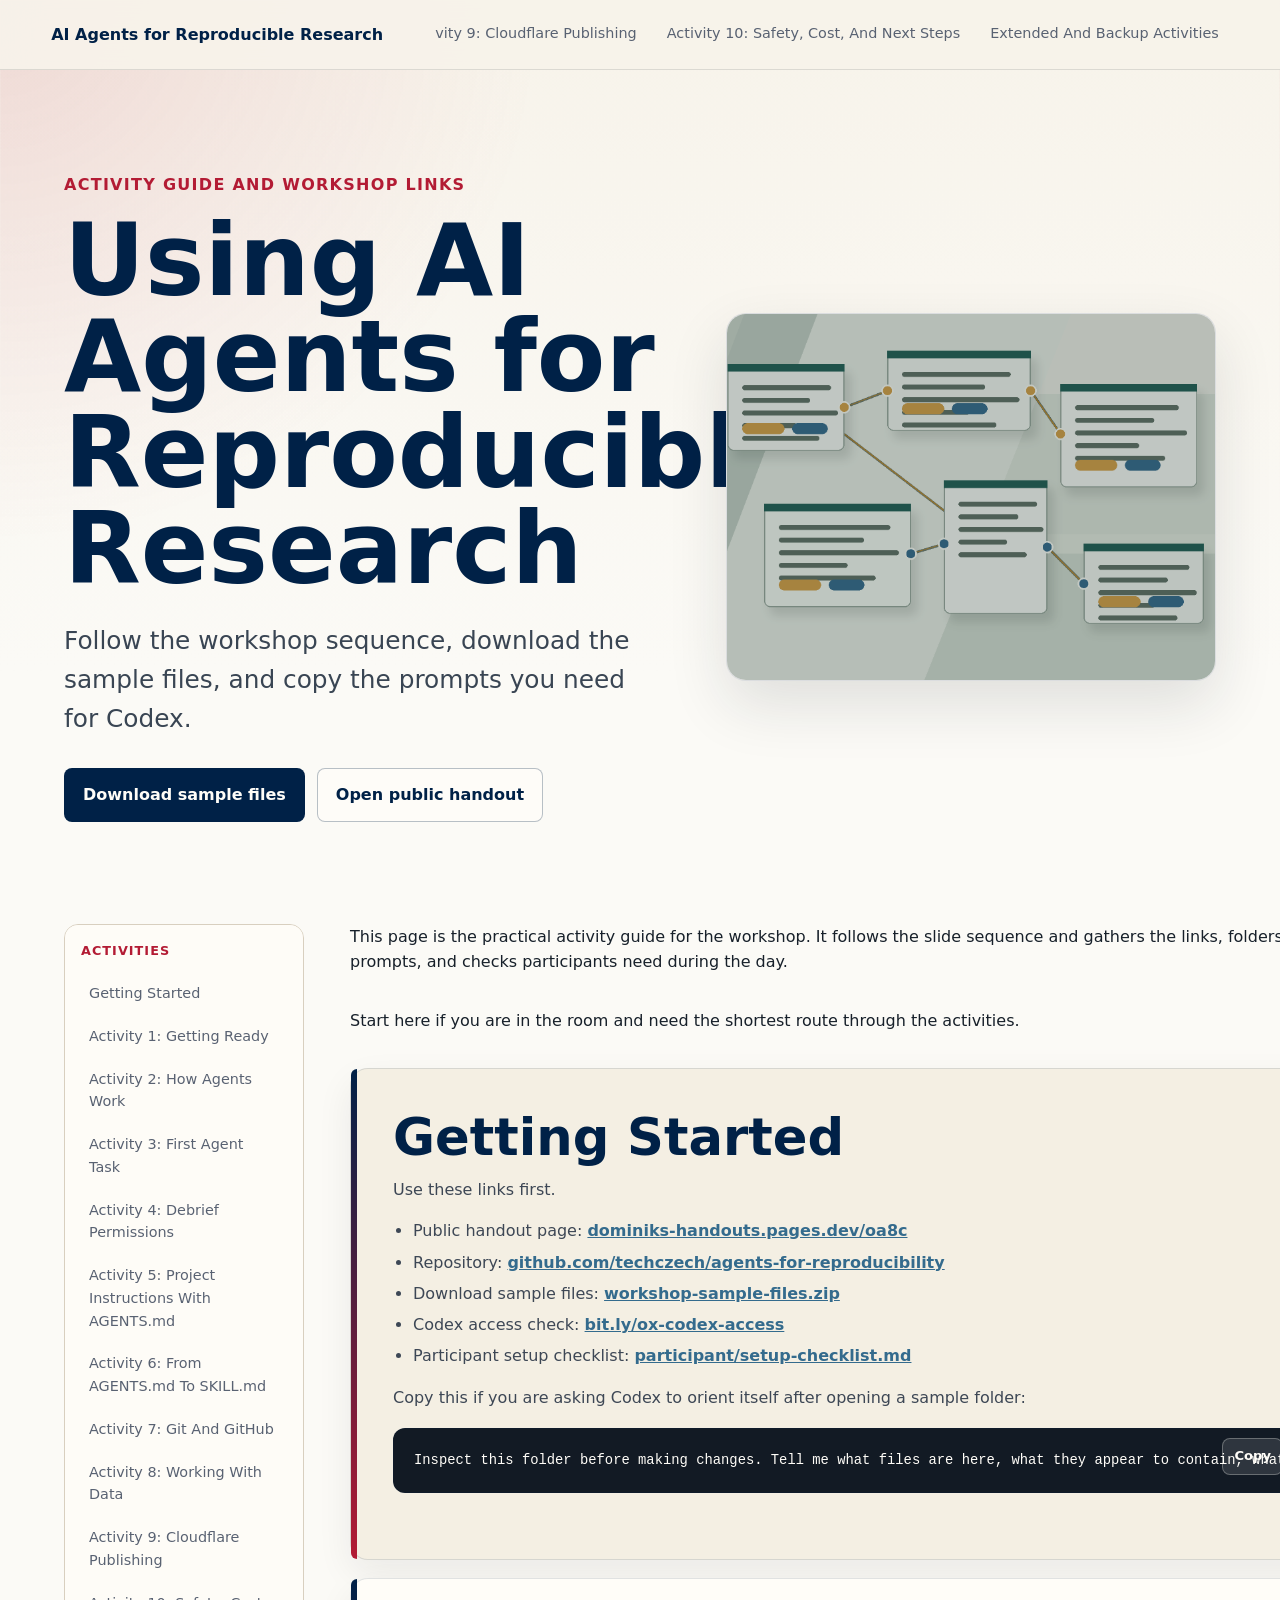
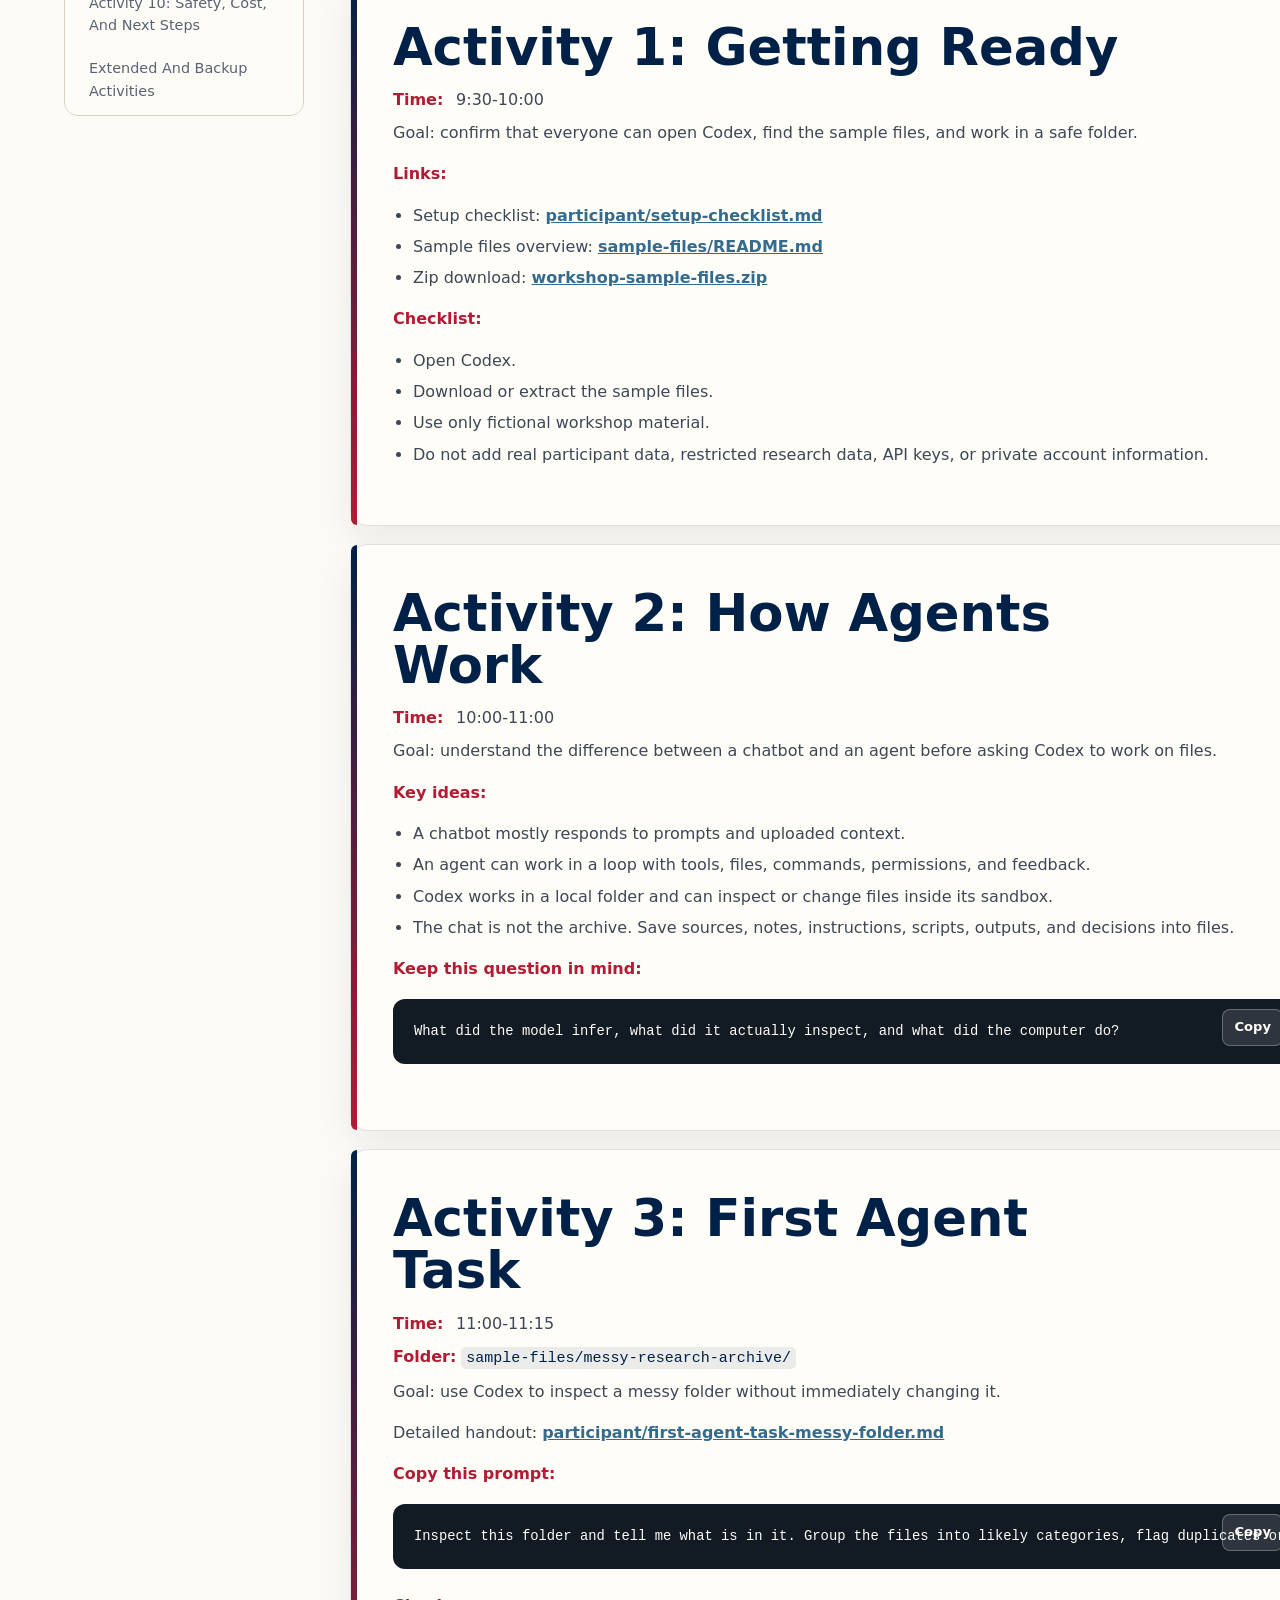
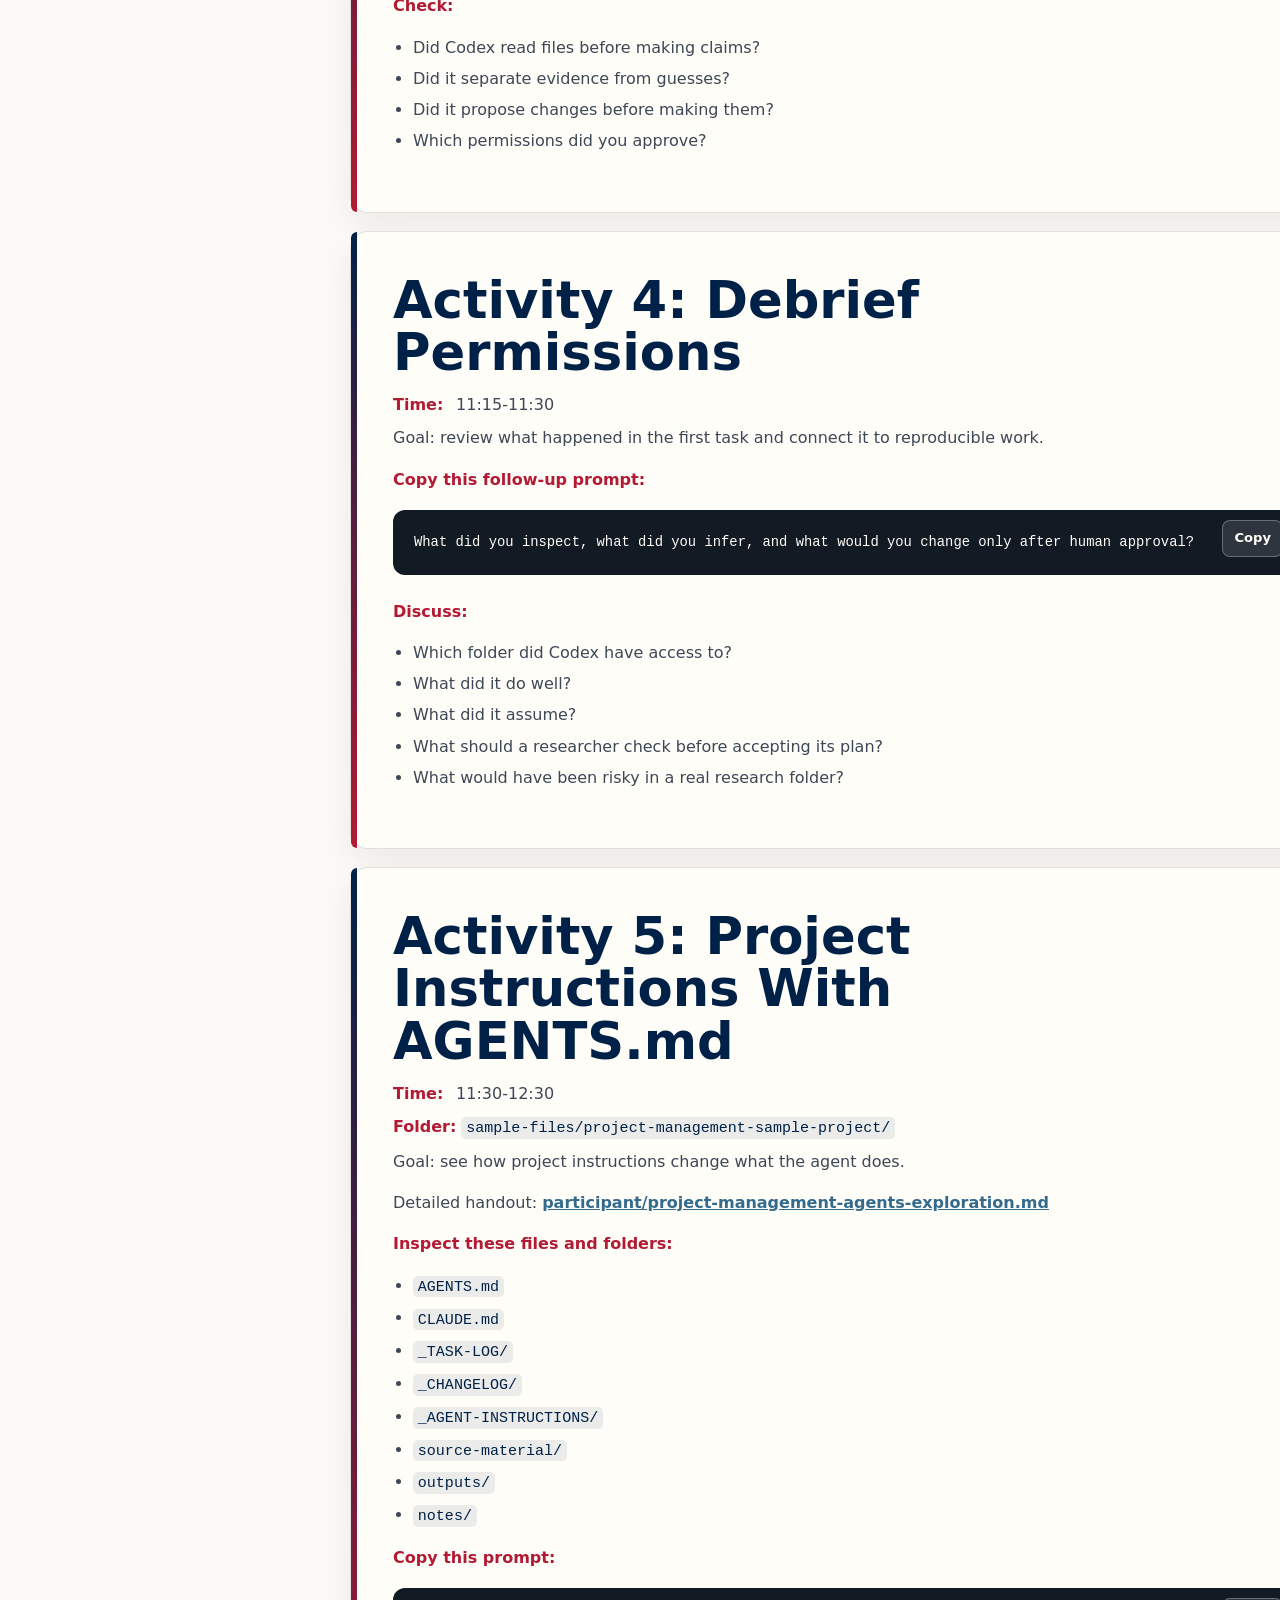
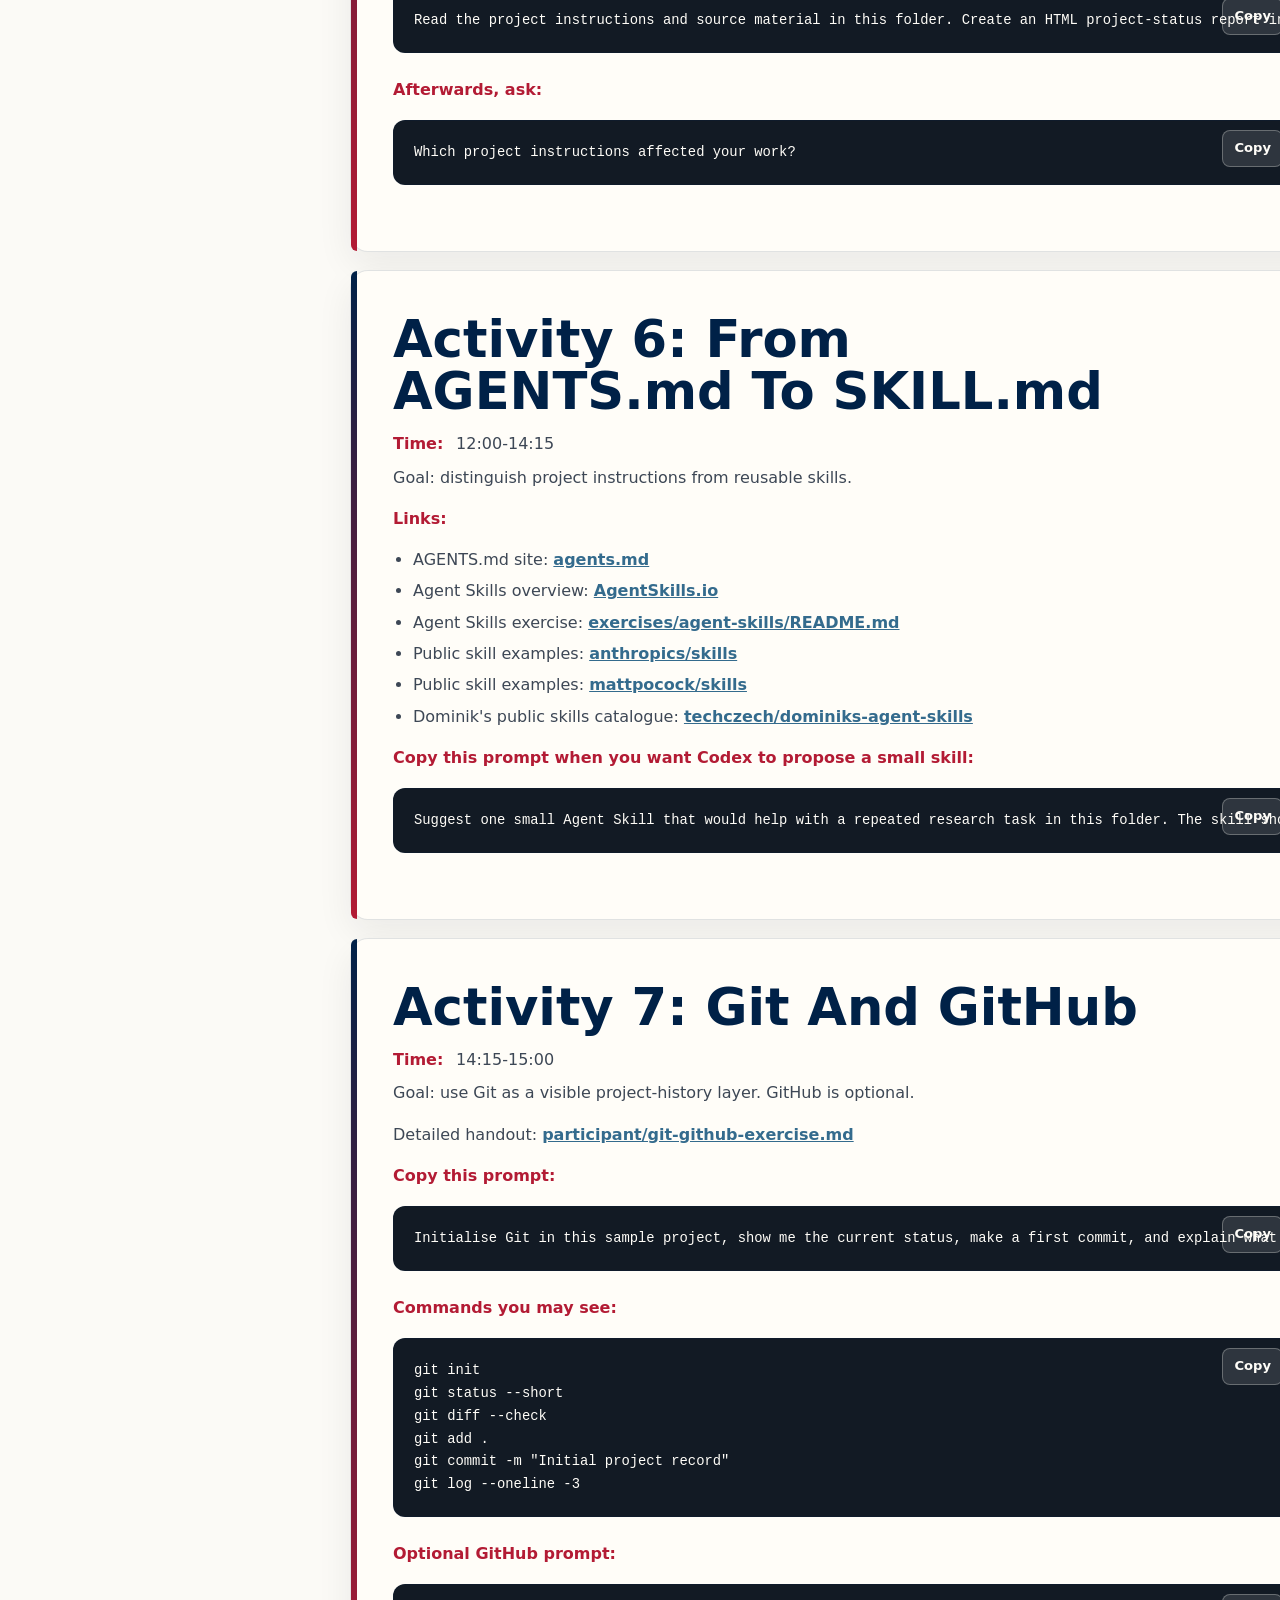
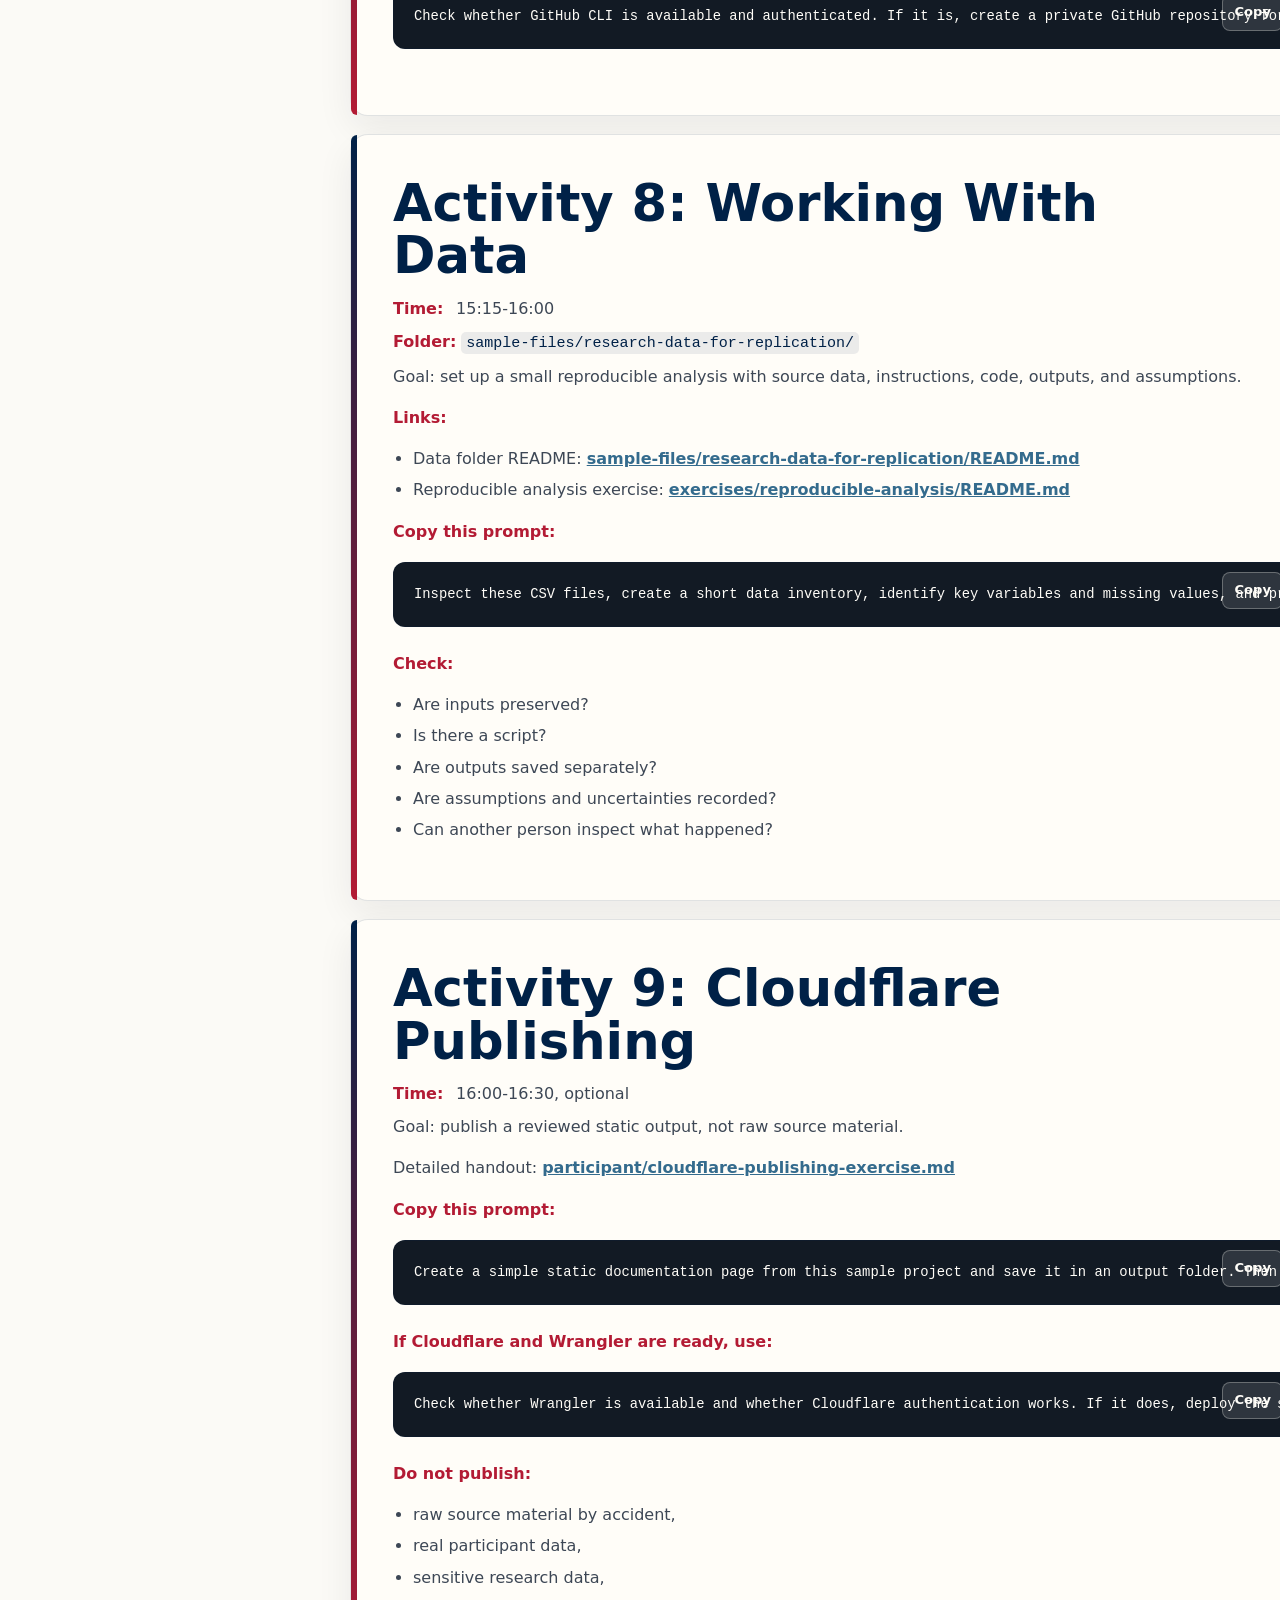
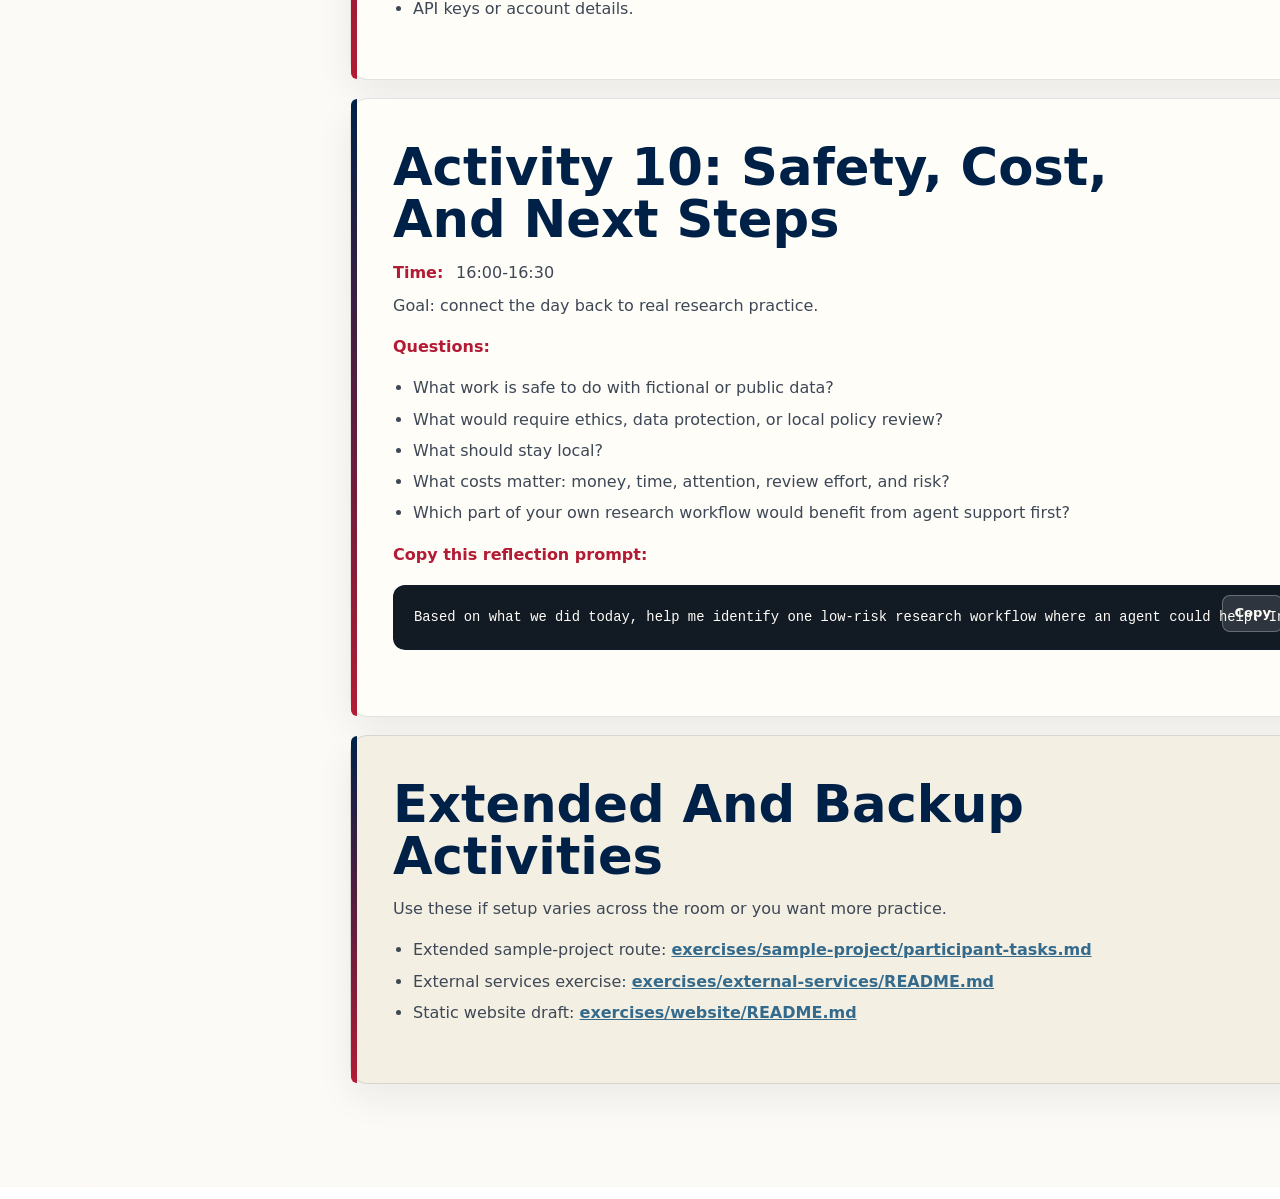
<file: docs/index.html>
<!doctype html>
<html lang="en-GB">
  <head>
    <meta charset="utf-8">
    <meta name="viewport" content="width=device-width, initial-scale=1">
    <title>Using AI Agents for Reproducible Research</title>
    <meta name="description" content="Activity guide for Using AI Agents for Reproducible Research.">
    <link rel="stylesheet" href="styles.css">
    <link rel="icon" href="data:image/svg+xml,%3Csvg xmlns='http://www.w3.org/2000/svg' viewBox='0 0 64 64'%3E%3Crect width='64' height='64' rx='14' fill='%23002047'/%3E%3Cpath d='M16 19h32v26H16z' fill='%23fffaf0'/%3E%3Cpath d='M22 27h20M22 34h14' stroke='%23002047' stroke-width='4' stroke-linecap='round'/%3E%3Ccircle cx='47' cy='45' r='7' fill='%23b31b34'/%3E%3C/svg%3E">
  </head>
  <body>
    <header class="site-header">
      <a class="brand" href="#top">AI Agents for Reproducible Research</a>
      <nav aria-label="Activity navigation">
        <a href="#getting-started">Getting Started</a>
<a href="#activity-1-getting-ready">Activity 1: Getting Ready</a>
<a href="#activity-2-how-agents-work">Activity 2: How Agents Work</a>
<a href="#activity-3-first-agent-task">Activity 3: First Agent Task</a>
<a href="#activity-4-debrief-permissions">Activity 4: Debrief Permissions</a>
<a href="#activity-5-project-instructions-with-agents-md">Activity 5: Project Instructions With AGENTS.md</a>
<a href="#activity-6-from-agents-md-to-skill-md">Activity 6: From AGENTS.md To SKILL.md</a>
<a href="#activity-7-git-and-github">Activity 7: Git And GitHub</a>
<a href="#activity-8-working-with-data">Activity 8: Working With Data</a>
<a href="#activity-9-cloudflare-publishing">Activity 9: Cloudflare Publishing</a>
<a href="#activity-10-safety-cost-and-next-steps">Activity 10: Safety, Cost, And Next Steps</a>
<a href="#extended-and-backup-activities">Extended And Backup Activities</a>
      </nav>
    </header>
    <main id="top">
      <section class="hero">
        <div class="hero-copy">
          <p class="deck-source">Activity guide and workshop links</p>
          <h1>Using AI Agents for Reproducible Research</h1>
          <p>Follow the workshop sequence, download the sample files, and copy the prompts you need for Codex.</p>
          <div class="hero-actions">
            <a class="button primary" href="https://github.com/techczech/agents-for-reproducibility/raw/main/workshop-sample-files.zip">Download sample files</a>
            <a class="button secondary" href="https://dominiks-handouts.pages.dev/oa8c">Open public handout</a>
          </div>
        </div>
        <figure class="hero-visual">
          <img src="assets/research-workflow.png" alt="Illustration of a research workflow with files and outputs.">
        </figure>
      </section>
      <section class="guide-shell">
        <aside class="side-nav" aria-label="Page sections">
          <p>Activities</p>
          <a href="#getting-started">Getting Started</a>
<a href="#activity-1-getting-ready">Activity 1: Getting Ready</a>
<a href="#activity-2-how-agents-work">Activity 2: How Agents Work</a>
<a href="#activity-3-first-agent-task">Activity 3: First Agent Task</a>
<a href="#activity-4-debrief-permissions">Activity 4: Debrief Permissions</a>
<a href="#activity-5-project-instructions-with-agents-md">Activity 5: Project Instructions With AGENTS.md</a>
<a href="#activity-6-from-agents-md-to-skill-md">Activity 6: From AGENTS.md To SKILL.md</a>
<a href="#activity-7-git-and-github">Activity 7: Git And GitHub</a>
<a href="#activity-8-working-with-data">Activity 8: Working With Data</a>
<a href="#activity-9-cloudflare-publishing">Activity 9: Cloudflare Publishing</a>
<a href="#activity-10-safety-cost-and-next-steps">Activity 10: Safety, Cost, And Next Steps</a>
<a href="#extended-and-backup-activities">Extended And Backup Activities</a>
        </aside>
        <div class="activity-flow">
          <p>This page is the practical activity guide for the workshop. It follows the slide sequence and gathers the links, folders, prompts, and checks participants need during the day.</p>
<p>Start here if you are in the room and need the shortest route through the activities.</p>
<section id="getting-started" class="activity-card resource-card">
<h2>Getting Started</h2>
<p>Use these links first.</p>
<ul>
<li>Public handout page: <a href="https://dominiks-handouts.pages.dev/oa8c">dominiks-handouts.pages.dev/oa8c</a></li>
<li>Repository: <a href="https://github.com/techczech/agents-for-reproducibility">github.com/techczech/agents-for-reproducibility</a></li>
<li>Download sample files: <a href="https://github.com/techczech/agents-for-reproducibility/raw/main/workshop-sample-files.zip">workshop-sample-files.zip</a></li>
<li>Codex access check: <a href="https://bit.ly/ox-codex-access">bit.ly/ox-codex-access</a></li>
<li>Participant setup checklist: <a href="https://github.com/techczech/agents-for-reproducibility/blob/main/participant/setup-checklist.md">participant/setup-checklist.md</a></li>
</ul>
<p>Copy this if you are asking Codex to orient itself after opening a sample folder:</p>
<div class="copy-block">
<button type="button" class="copy-button">Copy</button>
<pre><code class="language-text">Inspect this folder before making changes. Tell me what files are here, what they appear to contain, what you should not edit, and what you recommend doing first.</code></pre>
</div>
</section>
<section id="activity-1-getting-ready" class="activity-card">
<h2>Activity 1: Getting Ready</h2>
<p class="meta-line"><strong>Time:</strong> 9:30-10:00</p>
<p>Goal: confirm that everyone can open Codex, find the sample files, and work in a safe folder.</p>
<p class="meta-line"><strong>Links:</strong></p>
<ul>
<li>Setup checklist: <a href="https://github.com/techczech/agents-for-reproducibility/blob/main/participant/setup-checklist.md">participant/setup-checklist.md</a></li>
<li>Sample files overview: <a href="https://github.com/techczech/agents-for-reproducibility/blob/main/sample-files/README.md">sample-files/README.md</a></li>
<li>Zip download: <a href="https://github.com/techczech/agents-for-reproducibility/raw/main/workshop-sample-files.zip">workshop-sample-files.zip</a></li>
</ul>
<p class="meta-line"><strong>Checklist:</strong></p>
<ul>
<li>Open Codex.</li>
<li>Download or extract the sample files.</li>
<li>Use only fictional workshop material.</li>
<li>Do not add real participant data, restricted research data, API keys, or private account information.</li>
</ul>
</section>
<section id="activity-2-how-agents-work" class="activity-card">
<h2>Activity 2: How Agents Work</h2>
<p class="meta-line"><strong>Time:</strong> 10:00-11:00</p>
<p>Goal: understand the difference between a chatbot and an agent before asking Codex to work on files.</p>
<p class="meta-line"><strong>Key ideas:</strong></p>
<ul>
<li>A chatbot mostly responds to prompts and uploaded context.</li>
<li>An agent can work in a loop with tools, files, commands, permissions, and feedback.</li>
<li>Codex works in a local folder and can inspect or change files inside its sandbox.</li>
<li>The chat is not the archive. Save sources, notes, instructions, scripts, outputs, and decisions into files.</li>
</ul>
<p class="meta-line"><strong>Keep this question in mind:</strong></p>
<div class="copy-block">
<button type="button" class="copy-button">Copy</button>
<pre><code class="language-text">What did the model infer, what did it actually inspect, and what did the computer do?</code></pre>
</div>
</section>
<section id="activity-3-first-agent-task" class="activity-card">
<h2>Activity 3: First Agent Task</h2>
<p class="meta-line"><strong>Time:</strong> 11:00-11:15</p>
<p class="meta-line"><strong>Folder:</strong> <code>sample-files/messy-research-archive/</code></p>
<p>Goal: use Codex to inspect a messy folder without immediately changing it.</p>
<p>Detailed handout: <a href="https://github.com/techczech/agents-for-reproducibility/blob/main/participant/first-agent-task-messy-folder.md">participant/first-agent-task-messy-folder.md</a></p>
<p class="meta-line"><strong>Copy this prompt:</strong></p>
<div class="copy-block">
<button type="button" class="copy-button">Copy</button>
<pre><code class="language-text">Inspect this folder and tell me what is in it. Group the files into likely categories, flag duplicates or confusing names, and suggest a safer folder structure. Do not move, rename, or edit files yet.</code></pre>
</div>
<p class="meta-line"><strong>Check:</strong></p>
<ul>
<li>Did Codex read files before making claims?</li>
<li>Did it separate evidence from guesses?</li>
<li>Did it propose changes before making them?</li>
<li>Which permissions did you approve?</li>
</ul>
</section>
<section id="activity-4-debrief-permissions" class="activity-card">
<h2>Activity 4: Debrief Permissions</h2>
<p class="meta-line"><strong>Time:</strong> 11:15-11:30</p>
<p>Goal: review what happened in the first task and connect it to reproducible work.</p>
<p class="meta-line"><strong>Copy this follow-up prompt:</strong></p>
<div class="copy-block">
<button type="button" class="copy-button">Copy</button>
<pre><code class="language-text">What did you inspect, what did you infer, and what would you change only after human approval?</code></pre>
</div>
<p class="meta-line"><strong>Discuss:</strong></p>
<ul>
<li>Which folder did Codex have access to?</li>
<li>What did it do well?</li>
<li>What did it assume?</li>
<li>What should a researcher check before accepting its plan?</li>
<li>What would have been risky in a real research folder?</li>
</ul>
</section>
<section id="activity-5-project-instructions-with-agents-md" class="activity-card">
<h2>Activity 5: Project Instructions With AGENTS.md</h2>
<p class="meta-line"><strong>Time:</strong> 11:30-12:30</p>
<p class="meta-line"><strong>Folder:</strong> <code>sample-files/project-management-sample-project/</code></p>
<p>Goal: see how project instructions change what the agent does.</p>
<p>Detailed handout: <a href="https://github.com/techczech/agents-for-reproducibility/blob/main/participant/project-management-agents-exploration.md">participant/project-management-agents-exploration.md</a></p>
<p class="meta-line"><strong>Inspect these files and folders:</strong></p>
<ul>
<li><code>AGENTS.md</code></li>
<li><code>CLAUDE.md</code></li>
<li><code>_TASK-LOG/</code></li>
<li><code>_CHANGELOG/</code></li>
<li><code>_AGENT-INSTRUCTIONS/</code></li>
<li><code>source-material/</code></li>
<li><code>outputs/</code></li>
<li><code>notes/</code></li>
</ul>
<p class="meta-line"><strong>Copy this prompt:</strong></p>
<div class="copy-block">
<button type="button" class="copy-button">Copy</button>
<pre><code class="language-text">Read the project instructions and source material in this folder. Create an HTML project-status report in outputs/ that explains the current change request, the available evidence, the main risks, the missing information, and the recommended next decision. Do not invent facts that are not in the source material.</code></pre>
</div>
<p class="meta-line"><strong>Afterwards, ask:</strong></p>
<div class="copy-block">
<button type="button" class="copy-button">Copy</button>
<pre><code class="language-text">Which project instructions affected your work?</code></pre>
</div>
</section>
<section id="activity-6-from-agents-md-to-skill-md" class="activity-card">
<h2>Activity 6: From AGENTS.md To SKILL.md</h2>
<p class="meta-line"><strong>Time:</strong> 12:00-14:15</p>
<p>Goal: distinguish project instructions from reusable skills.</p>
<p class="meta-line"><strong>Links:</strong></p>
<ul>
<li>AGENTS.md site: <a href="https://agents.md/">agents.md</a></li>
<li>Agent Skills overview: <a href="https://agentskills.io">AgentSkills.io</a></li>
<li>Agent Skills exercise: <a href="https://github.com/techczech/agents-for-reproducibility/blob/main/exercises/agent-skills/README.md">exercises/agent-skills/README.md</a></li>
<li>Public skill examples: <a href="https://github.com/anthropics/skills">anthropics/skills</a></li>
<li>Public skill examples: <a href="https://github.com/mattpocock/skills">mattpocock/skills</a></li>
<li>Dominik&#x27;s public skills catalogue: <a href="https://github.com/techczech/dominiks-agent-skills">techczech/dominiks-agent-skills</a></li>
</ul>
<p class="meta-line"><strong>Copy this prompt when you want Codex to propose a small skill:</strong></p>
<div class="copy-block">
<button type="button" class="copy-button">Copy</button>
<pre><code class="language-text">Suggest one small Agent Skill that would help with a repeated research task in this folder. The skill should be narrow, source-grounded, and useful across more than one project. Do not create files yet; first explain the trigger and the workflow.</code></pre>
</div>
</section>
<section id="activity-7-git-and-github" class="activity-card">
<h2>Activity 7: Git And GitHub</h2>
<p class="meta-line"><strong>Time:</strong> 14:15-15:00</p>
<p>Goal: use Git as a visible project-history layer. GitHub is optional.</p>
<p>Detailed handout: <a href="https://github.com/techczech/agents-for-reproducibility/blob/main/participant/git-github-exercise.md">participant/git-github-exercise.md</a></p>
<p class="meta-line"><strong>Copy this prompt:</strong></p>
<div class="copy-block">
<button type="button" class="copy-button">Copy</button>
<pre><code class="language-text">Initialise Git in this sample project, show me the current status, make a first commit, and explain what has been saved. Before committing, show me what files will be included.</code></pre>
</div>
<p class="meta-line"><strong>Commands you may see:</strong></p>
<div class="copy-block">
<button type="button" class="copy-button">Copy</button>
<pre><code class="language-bash">git init
git status --short
git diff --check
git add .
git commit -m &quot;Initial project record&quot;
git log --oneline -3</code></pre>
</div>
<p class="meta-line"><strong>Optional GitHub prompt:</strong></p>
<div class="copy-block">
<button type="button" class="copy-button">Copy</button>
<pre><code class="language-text">Check whether GitHub CLI is available and authenticated. If it is, create a private GitHub repository for this workshop project and push the first commit. If it is not, explain the local-only fallback.</code></pre>
</div>
</section>
<section id="activity-8-working-with-data" class="activity-card">
<h2>Activity 8: Working With Data</h2>
<p class="meta-line"><strong>Time:</strong> 15:15-16:00</p>
<p class="meta-line"><strong>Folder:</strong> <code>sample-files/research-data-for-replication/</code></p>
<p>Goal: set up a small reproducible analysis with source data, instructions, code, outputs, and assumptions.</p>
<p class="meta-line"><strong>Links:</strong></p>
<ul>
<li>Data folder README: <a href="https://github.com/techczech/agents-for-reproducibility/blob/main/sample-files/research-data-for-replication/README.md">sample-files/research-data-for-replication/README.md</a></li>
<li>Reproducible analysis exercise: <a href="https://github.com/techczech/agents-for-reproducibility/blob/main/exercises/reproducible-analysis/README.md">exercises/reproducible-analysis/README.md</a></li>
</ul>
<p class="meta-line"><strong>Copy this prompt:</strong></p>
<div class="copy-block">
<button type="button" class="copy-button">Copy</button>
<pre><code class="language-text">Inspect these CSV files, create a short data inventory, identify key variables and missing values, and propose one simple analysis that can be reproduced from the raw files. Save any code, outputs, and assumptions in separate files.</code></pre>
</div>
<p class="meta-line"><strong>Check:</strong></p>
<ul>
<li>Are inputs preserved?</li>
<li>Is there a script?</li>
<li>Are outputs saved separately?</li>
<li>Are assumptions and uncertainties recorded?</li>
<li>Can another person inspect what happened?</li>
</ul>
</section>
<section id="activity-9-cloudflare-publishing" class="activity-card">
<h2>Activity 9: Cloudflare Publishing</h2>
<p class="meta-line"><strong>Time:</strong> 16:00-16:30, optional</p>
<p>Goal: publish a reviewed static output, not raw source material.</p>
<p>Detailed handout: <a href="https://github.com/techczech/agents-for-reproducibility/blob/main/participant/cloudflare-publishing-exercise.md">participant/cloudflare-publishing-exercise.md</a></p>
<p class="meta-line"><strong>Copy this prompt:</strong></p>
<div class="copy-block">
<button type="button" class="copy-button">Copy</button>
<pre><code class="language-text">Create a simple static documentation page from this sample project and save it in an output folder. Then explain which files would be published and which source files you used.</code></pre>
</div>
<p class="meta-line"><strong>If Cloudflare and Wrangler are ready, use:</strong></p>
<div class="copy-block">
<button type="button" class="copy-button">Copy</button>
<pre><code class="language-text">Check whether Wrangler is available and whether Cloudflare authentication works. If it does, deploy the static output folder to a Cloudflare Pages test project. If it does not, keep the output local and record what would be needed.</code></pre>
</div>
<p class="meta-line"><strong>Do not publish:</strong></p>
<ul>
<li>raw source material by accident,</li>
<li>real participant data,</li>
<li>sensitive research data,</li>
<li>API keys or account details.</li>
</ul>
</section>
<section id="activity-10-safety-cost-and-next-steps" class="activity-card">
<h2>Activity 10: Safety, Cost, And Next Steps</h2>
<p class="meta-line"><strong>Time:</strong> 16:00-16:30</p>
<p>Goal: connect the day back to real research practice.</p>
<p class="meta-line"><strong>Questions:</strong></p>
<ul>
<li>What work is safe to do with fictional or public data?</li>
<li>What would require ethics, data protection, or local policy review?</li>
<li>What should stay local?</li>
<li>What costs matter: money, time, attention, review effort, and risk?</li>
<li>Which part of your own research workflow would benefit from agent support first?</li>
</ul>
<p class="meta-line"><strong>Copy this reflection prompt:</strong></p>
<div class="copy-block">
<button type="button" class="copy-button">Copy</button>
<pre><code class="language-text">Based on what we did today, help me identify one low-risk research workflow where an agent could help. Include what files I would prepare, what instructions I would write, what outputs I would save, and what a human would still need to review.</code></pre>
</div>
</section>
<section id="extended-and-backup-activities" class="activity-card resource-card">
<h2>Extended And Backup Activities</h2>
<p>Use these if setup varies across the room or you want more practice.</p>
<ul>
<li>Extended sample-project route: <a href="https://github.com/techczech/agents-for-reproducibility/blob/main/exercises/sample-project/participant-tasks.md">exercises/sample-project/participant-tasks.md</a></li>
<li>External services exercise: <a href="https://github.com/techczech/agents-for-reproducibility/blob/main/exercises/external-services/README.md">exercises/external-services/README.md</a></li>
<li>Static website draft: <a href="https://github.com/techczech/agents-for-reproducibility/blob/main/exercises/website/README.md">exercises/website/README.md</a></li>
</ul>
</section>
        </div>
      </section>
    </main>
    <script>
      document.querySelectorAll('.copy-block').forEach((block) => {
        const button = block.querySelector('.copy-button');
        const code = block.querySelector('code');
        button.addEventListener('click', async () => {
          await navigator.clipboard.writeText(code.innerText);
          button.textContent = 'Copied';
          setTimeout(() => button.textContent = 'Copy', 1500);
        });
      });
    </script>
  </body>
</html>
</file>
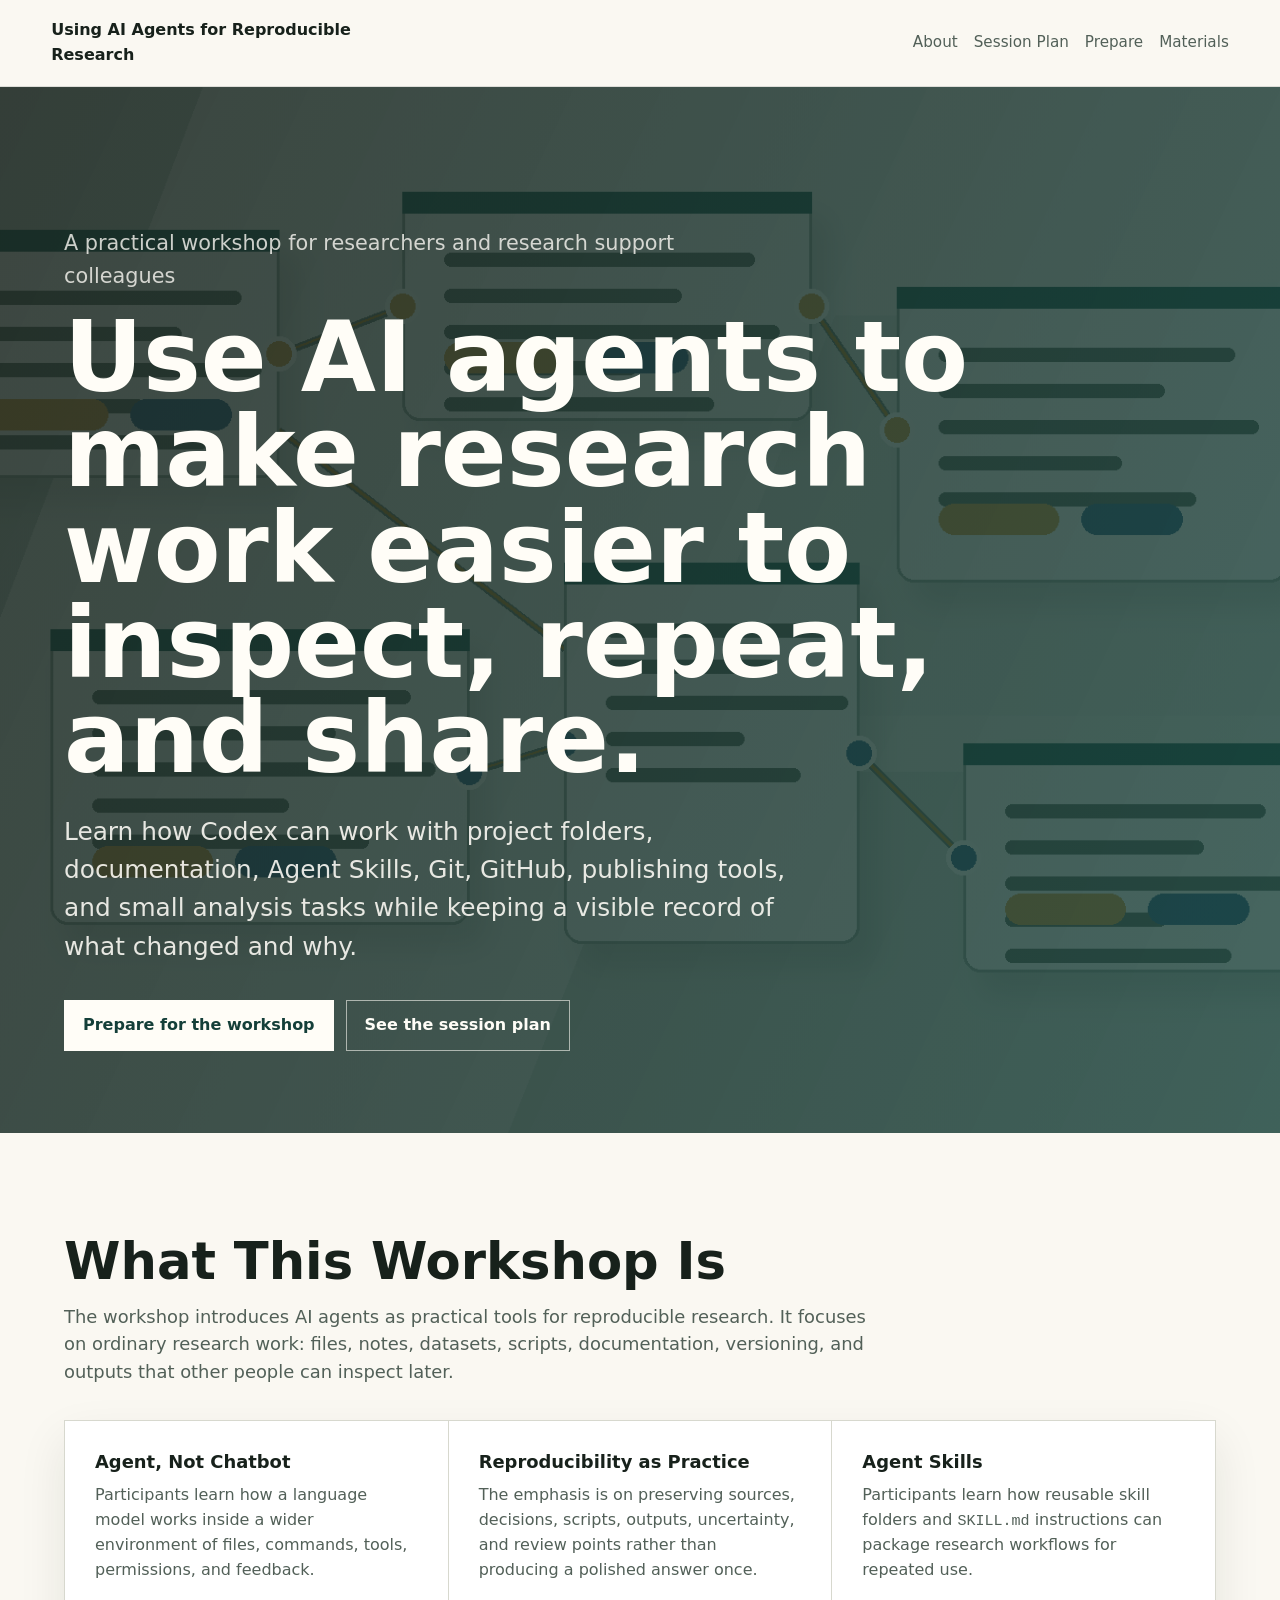
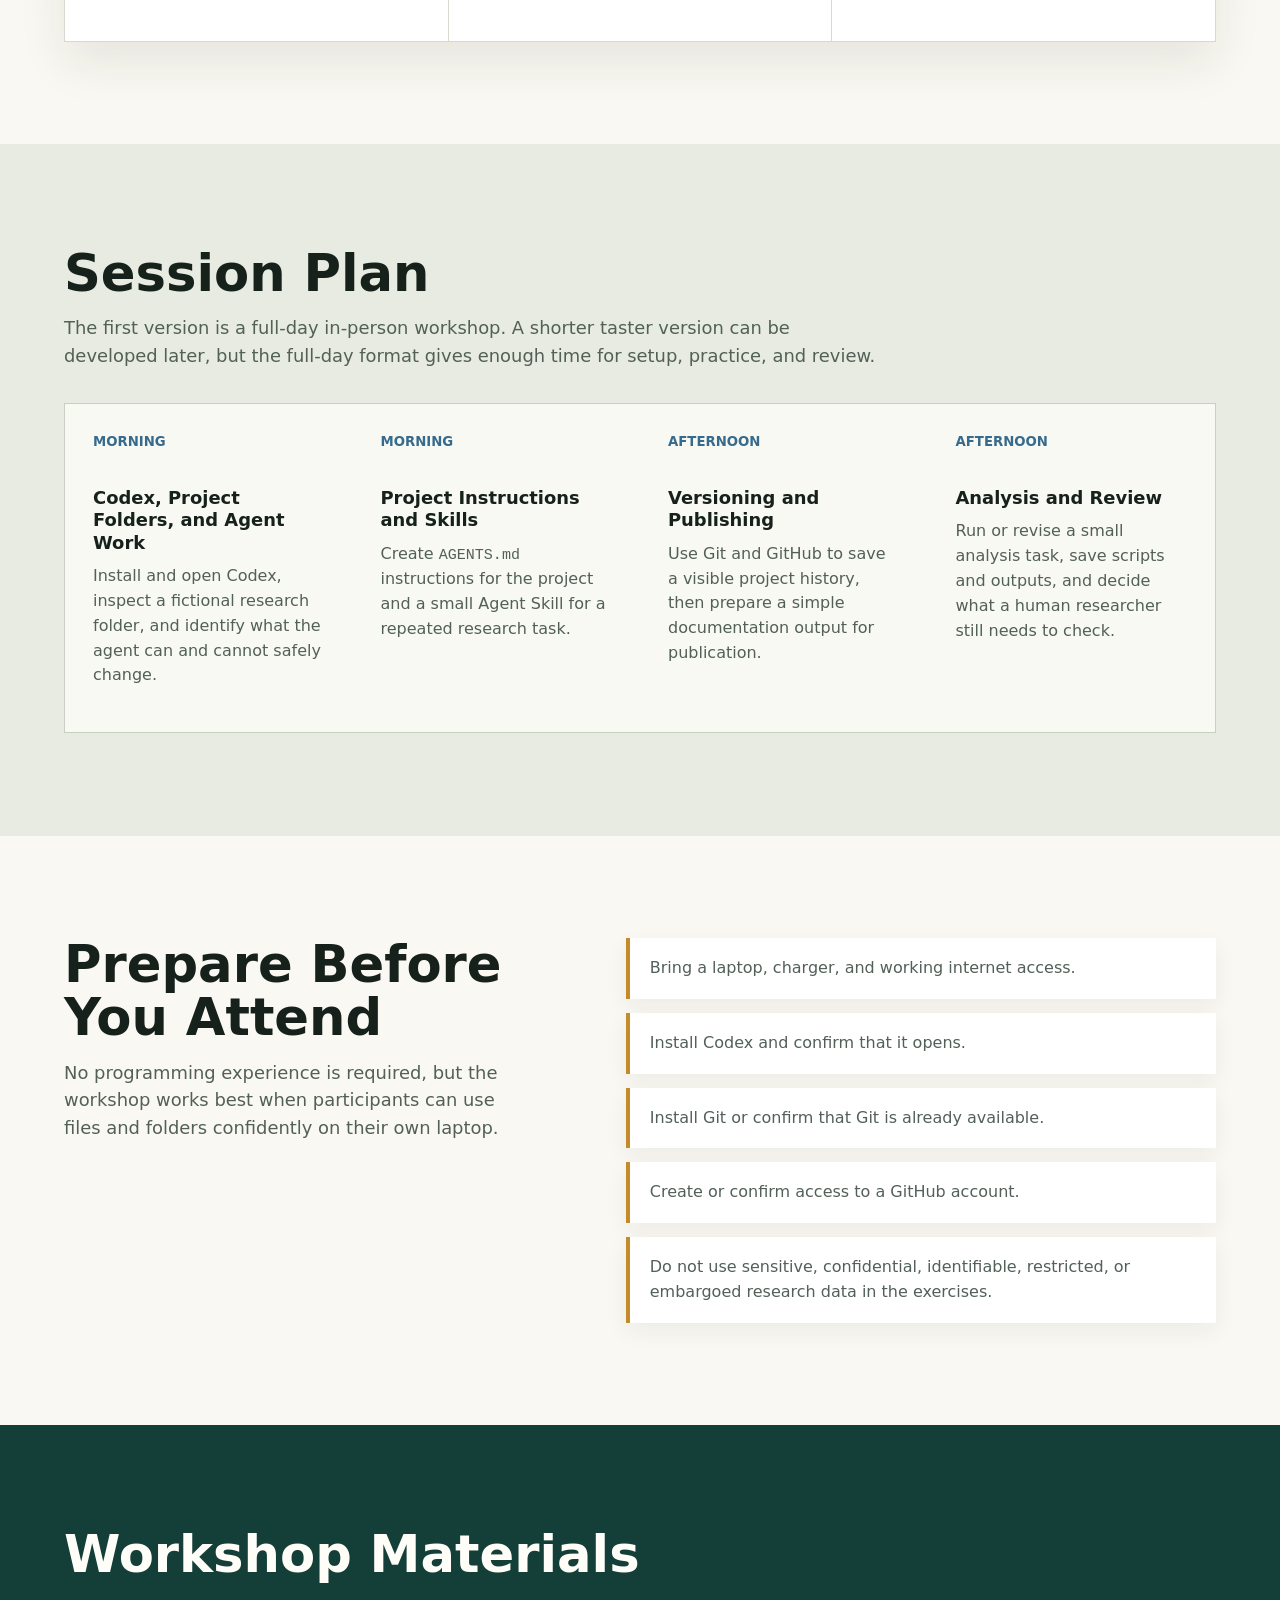
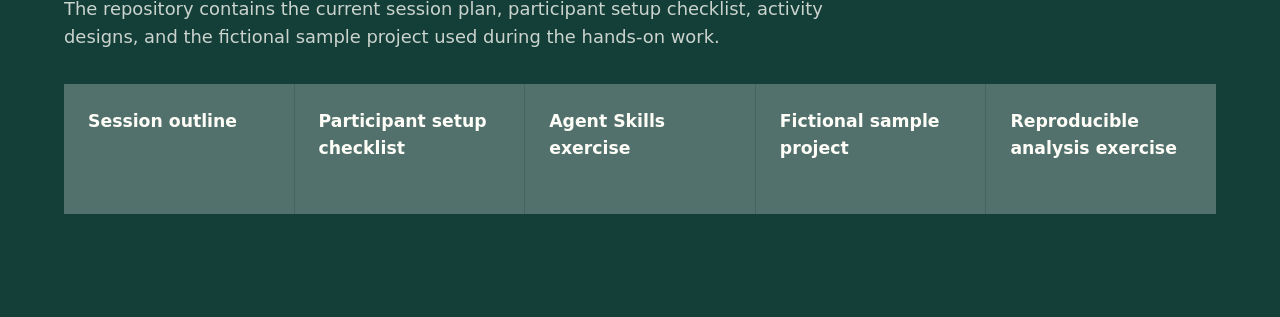
<file: exercises/website/index.html>
<!doctype html>
<html lang="en-GB">
  <head>
    <meta charset="utf-8">
    <meta name="viewport" content="width=device-width, initial-scale=1">
    <title>Using AI Agents for Reproducible Research</title>
    <meta
      name="description"
      content="A practical workshop on using Codex and AI agents to support reproducible research workflows."
    >
    <link rel="icon" href="data:image/svg+xml,%3Csvg xmlns='http://www.w3.org/2000/svg' viewBox='0 0 64 64'%3E%3Crect width='64' height='64' rx='12' fill='%23143f39'/%3E%3Cpath d='M16 20h32v24H16z' fill='%23fffdf7'/%3E%3Cpath d='M22 28h20M22 35h14' stroke='%23143f39' stroke-width='4' stroke-linecap='round'/%3E%3Ccircle cx='47' cy='44' r='7' fill='%23c58b2b'/%3E%3C/svg%3E">
    <link rel="stylesheet" href="styles.css">
  </head>
  <body>
    <header class="site-header">
      <a class="brand" href="#top">Using AI Agents for Reproducible Research</a>
      <nav aria-label="Main navigation">
        <a href="#about">About</a>
        <a href="#plan">Session Plan</a>
        <a href="#prepare">Prepare</a>
        <a href="#materials">Materials</a>
      </nav>
    </header>

    <main id="top">
      <section class="hero" aria-labelledby="page-title">
        <div class="hero-inner">
          <p class="context">A practical workshop for researchers and research support colleagues</p>
          <h1 id="page-title">Use AI agents to make research work easier to inspect, repeat, and share.</h1>
          <p class="lead">
            Learn how Codex can work with project folders, documentation, Agent Skills, Git, GitHub, publishing tools, and small analysis tasks while keeping a visible record of what changed and why.
          </p>
          <div class="hero-actions" aria-label="Primary actions">
            <a class="button primary" href="#prepare">Prepare for the workshop</a>
            <a class="button secondary" href="#plan">See the session plan</a>
          </div>
        </div>
      </section>

      <section id="about" class="section intro" aria-labelledby="about-title">
        <div class="section-heading">
          <h2 id="about-title">What This Workshop Is</h2>
          <p>
            The workshop introduces AI agents as practical tools for reproducible research. It focuses on ordinary research work: files, notes, datasets, scripts, documentation, versioning, and outputs that other people can inspect later.
          </p>
        </div>
        <div class="feature-grid">
          <article>
            <h3>Agent, Not Chatbot</h3>
            <p>Participants learn how a language model works inside a wider environment of files, commands, tools, permissions, and feedback.</p>
          </article>
          <article>
            <h3>Reproducibility as Practice</h3>
            <p>The emphasis is on preserving sources, decisions, scripts, outputs, uncertainty, and review points rather than producing a polished answer once.</p>
          </article>
          <article>
            <h3>Agent Skills</h3>
            <p>Participants learn how reusable skill folders and <code>SKILL.md</code> instructions can package research workflows for repeated use.</p>
          </article>
        </div>
      </section>

      <section id="plan" class="section band" aria-labelledby="plan-title">
        <div class="section-heading">
          <h2 id="plan-title">Session Plan</h2>
          <p>The first version is a full-day in-person workshop. A shorter taster version can be developed later, but the full-day format gives enough time for setup, practice, and review.</p>
        </div>
        <ol class="timeline">
          <li>
            <span>Morning</span>
            <h3>Codex, Project Folders, and Agent Work</h3>
            <p>Install and open Codex, inspect a fictional research folder, and identify what the agent can and cannot safely change.</p>
          </li>
          <li>
            <span>Morning</span>
            <h3>Project Instructions and Skills</h3>
            <p>Create <code>AGENTS.md</code> instructions for the project and a small Agent Skill for a repeated research task.</p>
          </li>
          <li>
            <span>Afternoon</span>
            <h3>Versioning and Publishing</h3>
            <p>Use Git and GitHub to save a visible project history, then prepare a simple documentation output for publication.</p>
          </li>
          <li>
            <span>Afternoon</span>
            <h3>Analysis and Review</h3>
            <p>Run or revise a small analysis task, save scripts and outputs, and decide what a human researcher still needs to check.</p>
          </li>
        </ol>
      </section>

      <section id="prepare" class="section split" aria-labelledby="prepare-title">
        <div>
          <h2 id="prepare-title">Prepare Before You Attend</h2>
          <p>
            No programming experience is required, but the workshop works best when participants can use files and folders confidently on their own laptop.
          </p>
        </div>
        <ul class="checklist">
          <li>Bring a laptop, charger, and working internet access.</li>
          <li>Install Codex and confirm that it opens.</li>
          <li>Install Git or confirm that Git is already available.</li>
          <li>Create or confirm access to a GitHub account.</li>
          <li>Do not use sensitive, confidential, identifiable, restricted, or embargoed research data in the exercises.</li>
        </ul>
      </section>

      <section id="materials" class="section materials" aria-labelledby="materials-title">
        <div class="section-heading">
          <h2 id="materials-title">Workshop Materials</h2>
          <p>The repository contains the current session plan, participant setup checklist, activity designs, and the fictional sample project used during the hands-on work.</p>
        </div>
        <div class="link-list">
          <a href="../../planning/session-outline.md">Session outline</a>
          <a href="../../participant/setup-checklist.md">Participant setup checklist</a>
          <a href="../agent-skills/">Agent Skills exercise</a>
          <a href="../sample-project/">Fictional sample project</a>
          <a href="../reproducible-analysis/">Reproducible analysis exercise</a>
        </div>
      </section>
    </main>
  </body>
</html>
</file>
<file: docs/styles.css>
:root {
  color-scheme: light;
  --paper: #f7f3ea;
  --paper-strong: #ede4d1;
  --surface: #fffdf8;
  --ink: #17202a;
  --muted: #596272;
  --line: #d8cfbf;
  --oxford: #002147;
  --crimson: #b31b34;
  --blue: #346b8d;
  --green: #315f55;
  --gold: #c4912f;
  --shadow: 0 24px 60px rgba(23, 32, 42, 0.12);
  font-family: Inter, ui-sans-serif, system-ui, -apple-system, BlinkMacSystemFont, "Segoe UI", sans-serif;
}

* {
  box-sizing: border-box;
}

html {
  scroll-behavior: smooth;
}

body {
  margin: 0;
  background:
    radial-gradient(circle at top left, rgba(179, 27, 52, 0.12), transparent 34rem),
    linear-gradient(180deg, var(--paper), #fbfaf6 42rem);
  color: var(--ink);
  line-height: 1.58;
}

a {
  color: inherit;
}

.site-header {
  position: sticky;
  top: 0;
  z-index: 20;
  display: grid;
  grid-template-columns: minmax(220px, 360px) 1fr;
  gap: 24px;
  align-items: center;
  padding: 14px clamp(18px, 4vw, 52px);
  border-bottom: 1px solid rgba(23, 32, 42, 0.12);
  background: rgba(247, 243, 234, 0.94);
  backdrop-filter: blur(18px);
}

.brand {
  color: var(--oxford);
  font-weight: 800;
  text-decoration: none;
}

nav {
  display: flex;
  gap: 10px;
  justify-content: flex-end;
  overflow-x: auto;
  padding-bottom: 2px;
  color: var(--muted);
  font-size: 0.9rem;
  white-space: nowrap;
}

nav a {
  padding: 8px 10px;
  border-radius: 999px;
  text-decoration: none;
}

nav a:hover,
nav a:focus {
  background: rgba(0, 33, 71, 0.08);
  color: var(--oxford);
}

.hero {
  display: grid;
  grid-template-columns: minmax(0, 1fr) minmax(320px, 0.82fr);
  gap: clamp(28px, 5vw, 72px);
  align-items: center;
  min-height: calc(100vh - 64px);
  padding: clamp(54px, 8vw, 110px) clamp(20px, 5vw, 72px);
}

.deck-source {
  color: var(--crimson);
  font-weight: 800;
  text-transform: uppercase;
  letter-spacing: 0.08em;
}

h1,
h2,
h3,
p {
  margin-top: 0;
}

h1 {
  max-width: 940px;
  margin-bottom: 24px;
  color: var(--oxford);
  font-size: clamp(3rem, 7.8vw, 7.2rem);
  line-height: 0.96;
  letter-spacing: 0;
}

.hero p:not(.deck-source) {
  max-width: 760px;
  color: #394553;
  font-size: clamp(1.15rem, 2vw, 1.55rem);
}

.hero-actions {
  display: flex;
  flex-wrap: wrap;
  gap: 12px;
  margin-top: 30px;
}

.button {
  display: inline-flex;
  align-items: center;
  justify-content: center;
  min-height: 48px;
  padding: 13px 18px;
  border: 1px solid transparent;
  border-radius: 8px;
  font-weight: 800;
  text-decoration: none;
}

.button.primary {
  background: var(--oxford);
  color: #fffdf8;
}

.button.secondary {
  border-color: rgba(0, 33, 71, 0.28);
  background: rgba(255, 253, 248, 0.72);
  color: var(--oxford);
}

.hero-visual {
  margin: 0;
  border: 1px solid rgba(0, 33, 71, 0.14);
  border-radius: 20px;
  overflow: hidden;
  background: var(--surface);
  box-shadow: var(--shadow);
}

.hero-visual img {
  display: block;
  width: 100%;
  aspect-ratio: 4 / 3;
  object-fit: cover;
}

.guide-shell {
  display: grid;
  grid-template-columns: 240px minmax(0, 1fr);
  gap: clamp(22px, 4vw, 46px);
  padding: 0 clamp(20px, 5vw, 72px) clamp(60px, 8vw, 110px);
}

.side-nav {
  position: sticky;
  top: 88px;
  align-self: start;
  display: grid;
  gap: 6px;
  max-height: calc(100vh - 108px);
  overflow: auto;
  padding: 16px;
  border: 1px solid var(--line);
  border-radius: 14px;
  background: rgba(255, 253, 248, 0.78);
}

.side-nav p {
  margin-bottom: 8px;
  color: var(--crimson);
  font-size: 0.8rem;
  font-weight: 850;
  text-transform: uppercase;
  letter-spacing: 0.08em;
}

.side-nav a {
  padding: 7px 8px;
  border-radius: 8px;
  color: var(--muted);
  font-size: 0.9rem;
  text-decoration: none;
}

.side-nav a:hover {
  background: rgba(0, 33, 71, 0.08);
  color: var(--oxford);
}

.activity-flow {
  display: grid;
  gap: 18px;
}

.activity-card {
  position: relative;
  padding: clamp(24px, 4vw, 42px);
  border: 1px solid rgba(0, 33, 71, 0.12);
  border-radius: 18px;
  background: var(--surface);
  box-shadow: 0 14px 36px rgba(23, 32, 42, 0.07);
}

.activity-card::before {
  content: "";
  position: absolute;
  inset: 0 auto 0 0;
  width: 6px;
  border-radius: 18px 0 0 18px;
  background: linear-gradient(180deg, var(--oxford), var(--crimson));
}

.resource-card {
  background: #f4efe3;
}

h2 {
  max-width: 760px;
  margin-bottom: 14px;
  color: var(--oxford);
  font-size: clamp(2rem, 4vw, 3.7rem);
  line-height: 1.02;
  letter-spacing: 0;
}

h3 {
  margin-top: 22px;
  margin-bottom: 8px;
  color: var(--oxford);
  font-size: 1.18rem;
  line-height: 1.22;
}

.activity-card > p,
.activity-card li,
blockquote {
  max-width: 850px;
}

.activity-card p,
.activity-card li {
  color: #3d4755;
}

.meta-line {
  margin-bottom: 8px;
}

.meta-line strong {
  display: inline-block;
  min-width: 58px;
  color: var(--crimson);
}

ul,
ol {
  padding-left: 1.25rem;
}

li + li {
  margin-top: 6px;
}

blockquote {
  margin: 18px 0;
  padding: 18px 20px;
  border-left: 5px solid var(--gold);
  background: #fff8e7;
  color: #2d3540;
  font-weight: 650;
}

code {
  font-family: "SFMono-Regular", Consolas, "Liberation Mono", monospace;
  font-size: 0.94em;
}

p code,
li code,
h2 code {
  padding: 0.12em 0.32em;
  border-radius: 5px;
  background: rgba(0, 33, 71, 0.08);
  color: var(--oxford);
}

.copy-block {
  position: relative;
  max-width: 900px;
  margin: 18px 0 24px;
}

.copy-block pre {
  margin: 0;
  overflow-x: auto;
  padding: 20px 86px 20px 20px;
  border: 1px solid rgba(0, 33, 71, 0.18);
  border-radius: 12px;
  background: #121a24;
  color: #fffdf8;
  font-size: 0.92rem;
  line-height: 1.55;
}

.copy-button {
  position: absolute;
  top: 10px;
  right: 10px;
  min-height: 34px;
  padding: 7px 11px;
  border: 1px solid rgba(255, 253, 248, 0.28);
  border-radius: 8px;
  background: rgba(255, 253, 248, 0.12);
  color: #fffdf8;
  font: inherit;
  font-size: 0.82rem;
  font-weight: 800;
  cursor: pointer;
}

.copy-button:hover {
  background: rgba(255, 253, 248, 0.22);
}

.activity-card a {
  color: var(--blue);
  font-weight: 720;
}

@media (max-width: 980px) {
  .site-header {
    grid-template-columns: 1fr;
  }

  nav {
    justify-content: flex-start;
  }

  .hero {
    grid-template-columns: 1fr;
    min-height: auto;
  }

  .guide-shell {
    grid-template-columns: 1fr;
  }

  .side-nav {
    position: static;
    max-height: none;
  }
}

@media (max-width: 640px) {
  .hero {
    padding-top: 42px;
  }

  .hero-actions {
    align-items: stretch;
    flex-direction: column;
  }

  .button {
    width: 100%;
  }

  .activity-card {
    border-radius: 12px;
  }

  .copy-block pre {
    padding-right: 20px;
    padding-top: 54px;
  }
}
</file>
<file: exercises/website/styles.css>
:root {
  color-scheme: light;
  --ink: #17211b;
  --muted: #526058;
  --paper: #faf8f2;
  --surface: #ffffff;
  --line: #d7d8ce;
  --accent: #235f55;
  --accent-dark: #143f39;
  --gold: #c58b2b;
  --blue: #376b8d;
  --shadow: 0 20px 45px rgba(23, 33, 27, 0.09);
  font-family: Inter, ui-sans-serif, system-ui, -apple-system, BlinkMacSystemFont, "Segoe UI", sans-serif;
}

* {
  box-sizing: border-box;
}

html {
  scroll-behavior: smooth;
}

body {
  margin: 0;
  background: var(--paper);
  color: var(--ink);
  line-height: 1.55;
}

a {
  color: inherit;
}

.site-header {
  position: sticky;
  top: 0;
  z-index: 10;
  display: flex;
  align-items: center;
  justify-content: space-between;
  gap: 24px;
  padding: 18px clamp(20px, 4vw, 56px);
  border-bottom: 1px solid rgba(23, 33, 27, 0.12);
  background: rgba(250, 248, 242, 0.92);
  backdrop-filter: blur(18px);
}

.brand {
  max-width: 360px;
  font-weight: 750;
  text-decoration: none;
}

nav {
  display: flex;
  flex-wrap: wrap;
  justify-content: flex-end;
  gap: 16px;
  color: var(--muted);
  font-size: 0.95rem;
}

nav a {
  text-decoration: none;
}

nav a:hover {
  color: var(--ink);
}

.hero {
  min-height: calc(100vh - 68px);
  display: grid;
  align-items: end;
  padding: clamp(72px, 11vw, 150px) clamp(20px, 5vw, 72px) clamp(46px, 7vw, 82px);
  background:
    linear-gradient(115deg, rgba(23, 33, 27, 0.78), rgba(20, 63, 57, 0.7)),
    url("assets/research-workflow.png");
  background-size: cover;
  background-position: center;
  color: #fffdf7;
}

.hero-inner {
  max-width: 1040px;
}

.context {
  max-width: 620px;
  margin: 0 0 18px;
  color: rgba(255, 253, 247, 0.78);
  font-size: clamp(1rem, 1.8vw, 1.3rem);
}

h1,
h2,
h3,
p {
  margin-top: 0;
}

h1 {
  max-width: 960px;
  margin-bottom: 26px;
  font-size: clamp(3rem, 7.6vw, 6.8rem);
  line-height: 0.98;
  letter-spacing: 0;
}

.lead {
  max-width: 760px;
  margin-bottom: 34px;
  color: rgba(255, 253, 247, 0.88);
  font-size: clamp(1.18rem, 2vw, 1.55rem);
}

.hero-actions {
  display: flex;
  flex-wrap: wrap;
  gap: 12px;
}

.button {
  display: inline-flex;
  align-items: center;
  min-height: 46px;
  padding: 12px 18px;
  border: 1px solid transparent;
  font-weight: 720;
  text-decoration: none;
}

.button.primary {
  background: #fffdf7;
  color: var(--accent-dark);
}

.button.secondary {
  border-color: rgba(255, 253, 247, 0.58);
  color: #fffdf7;
}

.section {
  padding: clamp(58px, 8vw, 110px) clamp(20px, 5vw, 72px);
}

.section-heading {
  max-width: 820px;
  margin-bottom: 34px;
}

h2 {
  max-width: 780px;
  margin-bottom: 14px;
  font-size: clamp(2rem, 4vw, 4rem);
  line-height: 1.04;
  letter-spacing: 0;
}

h3 {
  margin-bottom: 10px;
  font-size: 1.12rem;
  line-height: 1.25;
}

code {
  font-family: "SFMono-Regular", Consolas, "Liberation Mono", monospace;
  font-size: 0.94em;
}

.section-heading p,
.split p {
  color: var(--muted);
  font-size: 1.12rem;
}

.feature-grid {
  display: grid;
  grid-template-columns: repeat(3, minmax(0, 1fr));
  gap: 1px;
  overflow: hidden;
  border: 1px solid var(--line);
  background: var(--line);
  box-shadow: var(--shadow);
}

.feature-grid article {
  min-height: 220px;
  padding: 30px;
  background: var(--surface);
}

.feature-grid p,
.timeline p,
.checklist,
.materials p {
  color: var(--muted);
}

.band {
  background: #e7ebe1;
}

.timeline {
  display: grid;
  grid-template-columns: repeat(4, minmax(0, 1fr));
  gap: 0;
  margin: 0;
  padding: 0;
  list-style: none;
  border: 1px solid #c9cfc2;
  background: #c9cfc2;
}

.timeline li {
  min-height: 280px;
  padding: 28px;
  background: #f8f9f3;
}

.timeline span {
  display: block;
  margin-bottom: 34px;
  color: var(--blue);
  font-size: 0.83rem;
  font-weight: 780;
  text-transform: uppercase;
}

.split {
  display: grid;
  grid-template-columns: minmax(0, 0.8fr) minmax(320px, 1fr);
  gap: clamp(30px, 7vw, 96px);
  align-items: start;
}

.checklist {
  display: grid;
  gap: 14px;
  margin: 0;
  padding: 0;
  list-style: none;
}

.checklist li {
  padding: 18px 20px;
  border-left: 4px solid var(--gold);
  background: var(--surface);
  box-shadow: 0 8px 22px rgba(23, 33, 27, 0.06);
}

.materials {
  background: var(--accent-dark);
  color: #fffdf7;
}

.materials .section-heading p {
  color: rgba(255, 253, 247, 0.78);
}

.link-list {
  display: grid;
  grid-template-columns: repeat(auto-fit, minmax(190px, 1fr));
  gap: 1px;
  background: rgba(255, 253, 247, 0.2);
}

.link-list a {
  min-height: 130px;
  padding: 24px;
  background: rgba(255, 253, 247, 0.08);
  color: #fffdf7;
  font-size: 1.08rem;
  font-weight: 760;
  text-decoration: none;
}

.link-list a:hover {
  background: rgba(255, 253, 247, 0.16);
}

@media (max-width: 900px) {
  .site-header {
    position: static;
    align-items: flex-start;
    flex-direction: column;
  }

  nav {
    justify-content: flex-start;
  }

  .hero {
    min-height: auto;
  }

  .feature-grid,
  .timeline,
  .split,
  .link-list {
    grid-template-columns: 1fr;
  }

  .feature-grid article,
  .timeline li {
    min-height: auto;
  }
}

@media (max-width: 560px) {
  .site-header {
    padding: 16px;
  }

  nav {
    gap: 10px 14px;
    font-size: 0.9rem;
  }

  .hero,
  .section {
    padding-left: 16px;
    padding-right: 16px;
  }

  h1 {
    font-size: clamp(2.5rem, 15vw, 4rem);
  }

  .button {
    width: 100%;
    justify-content: center;
  }
}
</file>
